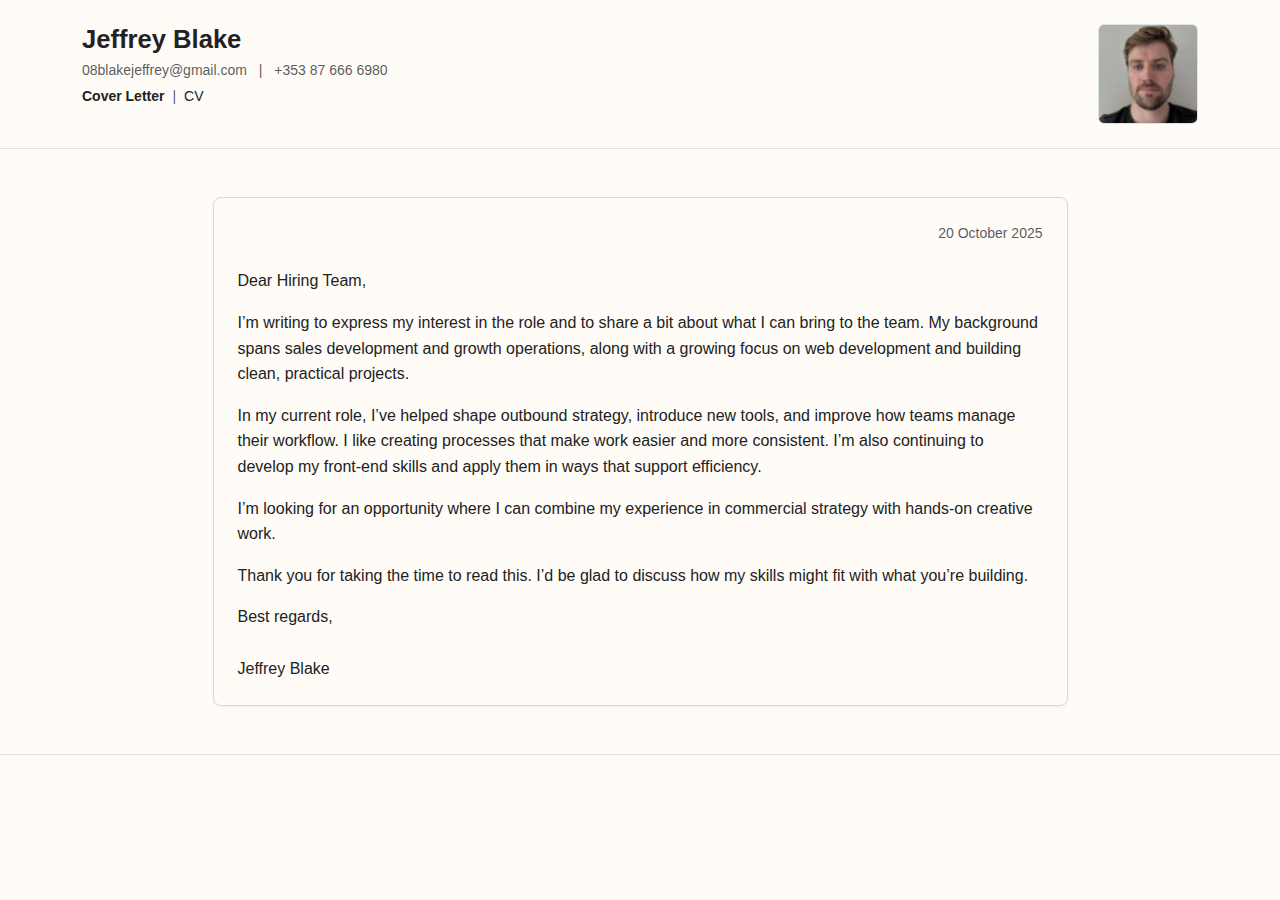
<file: index.html>
<!DOCTYPE html>
<html lang="en">
  <head>
    <meta charset="utf-8" />
    <meta name="viewport" content="width=device-width, initial-scale=1" />

    <title>Cover Letter — Jeffrey Blake</title>

    <!-- Bootstrap CSS -->
    <link
      href="https://cdn.jsdelivr.net/npm/bootstrap@5.3.3/dist/css/bootstrap.min.css"
      rel="stylesheet"
      integrity="sha384-QWTKZyjpPEjISv5WaRU9OFeRpok6YctnYmDr5pNlyT2bRjXh0JMhjY6hW+ALEwIH"
      crossorigin="anonymous"
    />

    <!-- Custom stylesheet -->
    <link rel="stylesheet" href="style.css" />
  </head>

  <body>
    <!-- Header -->
    <header class="site-header border-bottom py-4">
      <div class="container-lg">
        <div class="row align-items-start gy-3">
          <!-- Left column: text block -->
          <div class="col-12 col-lg-9 header-text">
            <h1 class="mb-1 h2 fw-bold">Jeffrey Blake</h1>

            <p class="small text-muted mb-1">
              <span class="me-2 d-block d-lg-inline">08blakejeffrey@gmail.com</span>
              <span class="text-muted d-none d-lg-inline me-2">|</span>
              <span class="d-block d-lg-inline">+353 87 666 6980</span>
            </p>

            <!-- Navigation -->
            <nav class="d-flex flex-wrap justify-content-center justify-content-lg-start align-items-center gap-2 small">
              <a href="index.html" class="link-dark text-decoration-none fw-semibold" aria-current="page">Cover Letter</a>
              <span class="text-muted">|</span>
              <a href="cv.html" class="link-dark text-decoration-none">CV</a>
            </nav>
          </div>

          <!-- Right column: portrait -->
          <div class="col-12 col-lg-3 header-photo">
            <img
              src="Profile.jpg"
              alt="Portrait of Jeffrey Blake"
              class="portrait rounded border img-fluid"
            />
          </div>
        </div>
      </div>
    </header>

    <!-- Main content -->
    <main class="content container-lg py-5">
      <div class="row justify-content-center">
        <div class="col-12 col-md-10 col-lg-9 section-block p-4">
          <p class="text-end text-muted small mb-4">20 October 2025</p>

          <p>Dear Hiring Team,</p>

          <p>
            I’m writing to express my interest in the role and to share a bit
            about what I can bring to the team. My background spans sales
            development and growth operations, along with a growing focus on web
            development and building clean, practical projects.
          </p>

          <p>
            In my current role, I’ve helped shape outbound strategy, introduce new
            tools, and improve how teams manage their workflow. I like creating
            processes that make work easier and more consistent. I’m also
            continuing to develop my front-end skills and apply them in ways that
            support efficiency.
          </p>

          <p>
            I’m looking for an opportunity where I can combine my experience in
            commercial strategy with hands-on creative work.
          </p>

          <p>
            Thank you for taking the time to read this. I’d be glad to discuss how
            my skills might fit with what you’re building.
          </p>

          <p class="mb-0">
            Best regards,<br /><br />
            Jeffrey Blake
          </p>
        </div>
      </div>
    </main>

    <!-- Footer -->
    <footer class="site-footer py-4 border-top text-center small text-muted">
      <div class="container">
        <p class="mb-0"></p>
      </div>
    </footer>

    <!-- Bootstrap JS -->
    <script
      src="https://cdn.jsdelivr.net/npm/bootstrap@5.3.3/dist/js/bootstrap.bundle.min.js"
      integrity="sha384-YvpcrYf0tY3lHB60NNkmXc5s9fDVZLESaAA55NDzOxhy9GkcIdslK1eN7N6jIeHz"
      crossorigin="anonymous"
    ></script>
  </body>
</html>
</file>
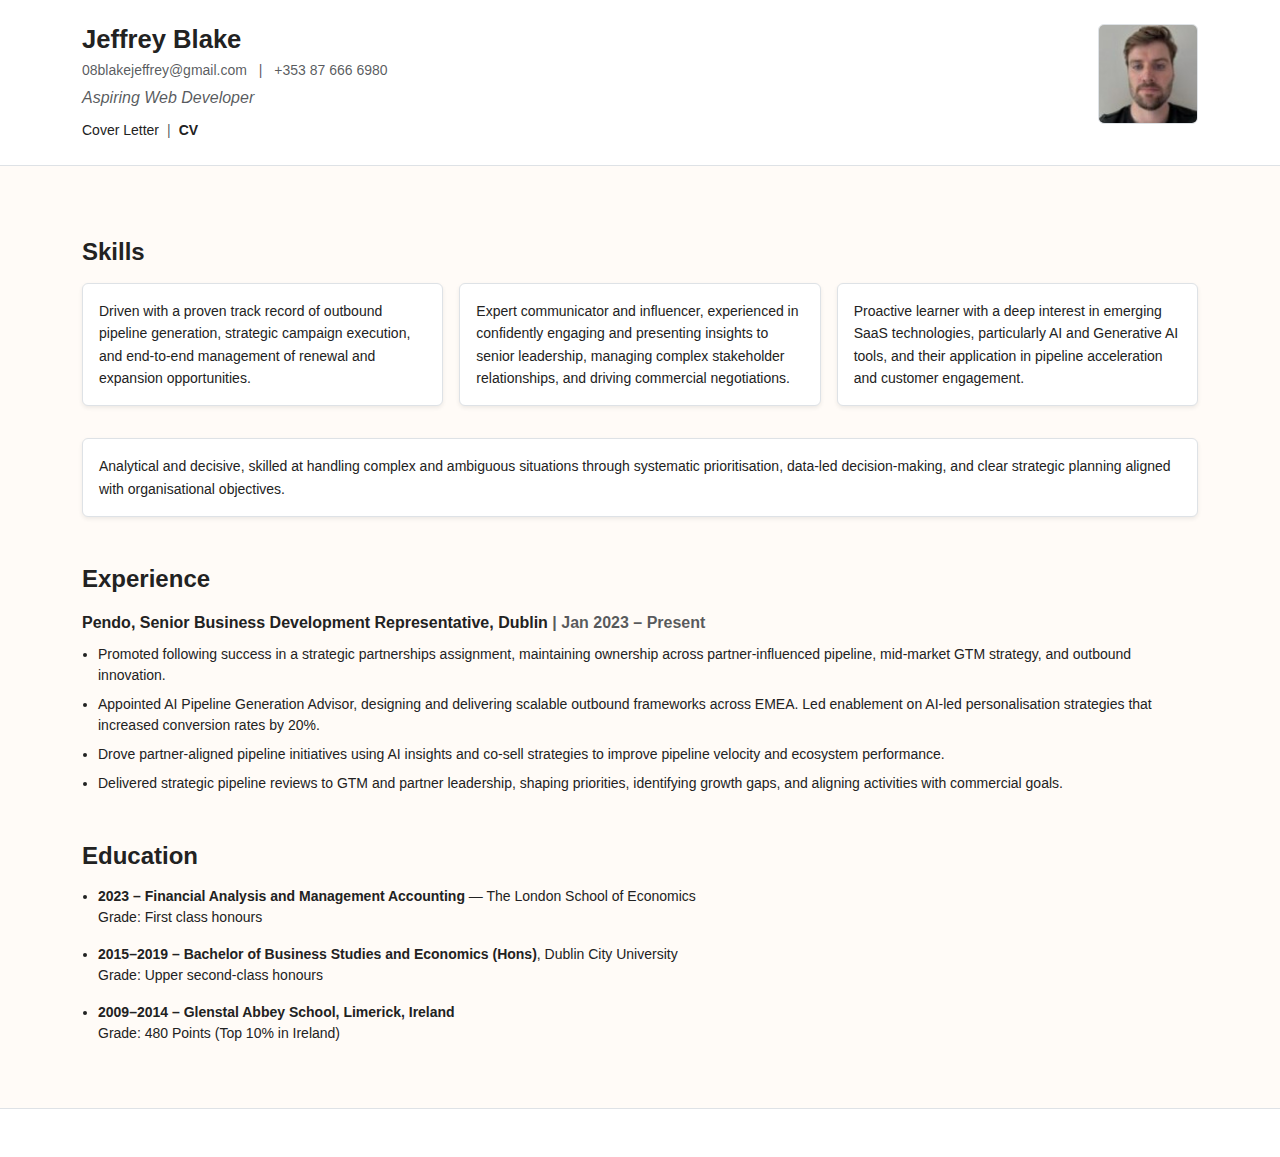
<file: cv.html>
<!DOCTYPE html>
<html lang="en">
  <head>
    <meta charset="utf-8" />
    <meta name="viewport" content="width=device-width, initial-scale=1" />

    <title>My CV — Jeffrey Blake</title>

    <!-- Bootstrap CSS -->
    <link
      href="https://cdn.jsdelivr.net/npm/bootstrap@5.3.3/dist/css/bootstrap.min.css"
      rel="stylesheet"
      integrity="sha384-QWTKZyjpPEjISv5WaRU9OFeRpok6YctnYmDr5pNlyT2bRjXh0JMhjY6hW+ALEwIH"
      crossorigin="anonymous"
    />

    <!-- Custom stylesheet -->
    <link rel="stylesheet" href="style.css" />
  </head>

  <body>
    <!-- Shared header -->
    <header class="site-header border-bottom py-4 bg-white">
      <div class="container-lg">
        <div class="row align-items-start gy-3">
          <!-- Left column -->
          <div class="col-12 col-lg-9">
            <h1 class="mb-1 h2 fw-bold">Jeffrey Blake</h1>

            <p class="small text-muted mb-1">
              <span class="me-2 d-block d-lg-inline">08blakejeffrey@gmail.com</span>
              <span class="text-muted d-none d-lg-inline me-2">|</span>
              <span class="d-block d-lg-inline">+353 87 666 6980</span>
            </p>

            <p class="fst-italic text-muted mb-2">Aspiring Web Developer</p>

            <!-- Navigation -->
            <nav class="d-flex flex-wrap align-items-center gap-2 small">
              <a href="index.html" class="link-dark text-decoration-none">Cover Letter</a>
              <span class="text-muted">|</span>
              <a href="cv.html" class="link-dark text-decoration-none fw-semibold">CV</a>
            </nav>
          </div>

          <!-- Right column: portrait -->
          <div class="col-12 col-lg-3 text-lg-end text-center">
            <img
              src="Profile.jpg"
              alt="Portrait of Jeffrey Blake"
              class="portrait rounded border img-fluid"
            />
          </div>
        </div>
      </div>
    </header>

    <!-- Main CV content -->
    <main class="content container-lg py-5">
      <!-- Skills -->
      <section class="mb-5">
        <h2 class="h4 mb-3 fw-semibold">Skills</h2>

        <div class="row g-3">
          <div class="col-12 col-md-4">
            <div class="h-100 p-3 rounded bg-white border shadow-sm">
              <p class="mb-0 small">
                Driven with a proven track record of outbound pipeline generation, strategic
                campaign execution, and end-to-end management of renewal and expansion
                opportunities.
              </p>
            </div>
          </div>

          <div class="col-12 col-md-4">
            <div class="h-100 p-3 rounded bg-white border shadow-sm">
              <p class="mb-0 small">
                Expert communicator and influencer, experienced in confidently engaging and
                presenting insights to senior leadership, managing complex stakeholder
                relationships, and driving commercial negotiations.
              </p>
            </div>
          </div>

          <div class="col-12 col-md-4">
            <div class="h-100 p-3 rounded bg-white border shadow-sm">
              <p class="mb-0 small">
                Proactive learner with a deep interest in emerging SaaS technologies,
                particularly AI and Generative AI tools, and their application in pipeline
                acceleration and customer engagement.
              </p>
            </div>
          </div>
        </div>

        <div class="row g-3 mt-3">
          <div class="col-12">
            <div class="h-100 p-3 rounded bg-white border shadow-sm">
              <p class="mb-0 small">
                Analytical and decisive, skilled at handling complex and ambiguous situations
                through systematic prioritisation, data-led decision-making, and clear strategic
                planning aligned with organisational objectives.
              </p>
            </div>
          </div>
        </div>
      </section>

      <!-- Experience -->
      <section class="mb-5">
        <h2 class="h4 mb-3 fw-semibold">Experience</h2>

        <article class="mb-4">
          <header class="mb-2">
            <p class="fw-bold mb-0">
              Pendo, Senior Business Development Representative, Dublin
              <span class="text-muted">| Jan 2023 – Present</span>
            </p>
          </header>

          <ul class="ps-3 small">
            <li class="mb-2">
              Promoted following success in a strategic partnerships assignment, maintaining
              ownership across partner-influenced pipeline, mid-market GTM strategy, and outbound
              innovation.
            </li>
            <li class="mb-2">
              Appointed AI Pipeline Generation Advisor, designing and delivering scalable outbound
              frameworks across EMEA. Led enablement on AI-led personalisation strategies that
              increased conversion rates by 20%.
            </li>
            <li class="mb-2">
              Drove partner-aligned pipeline initiatives using AI insights and co-sell strategies
              to improve pipeline velocity and ecosystem performance.
            </li>
            <li class="mb-2">
              Delivered strategic pipeline reviews to GTM and partner leadership, shaping
              priorities, identifying growth gaps, and aligning activities with commercial goals.
            </li>
          </ul>
        </article>
      </section>

      <!-- Education -->
      <section>
        <h2 class="h4 mb-3 fw-semibold">Education</h2>

        <ul class="ps-3 small">
          <li class="mb-3">
            <strong>2023 – Financial Analysis and Management Accounting</strong> — The London
            School of Economics<br />
            Grade: First class honours
          </li>

          <li class="mb-3">
            <strong>2015–2019 – Bachelor of Business Studies and Economics (Hons)</strong>, Dublin
            City University<br />
            Grade: Upper second-class honours
          </li>

          <li class="mb-3">
            <strong>2009–2014 – Glenstal Abbey School, Limerick, Ireland</strong><br />
            Grade: 480 Points (Top 10% in Ireland)
          </li>
        </ul>
      </section>
    </main>

    <!-- Shared footer -->
    <footer class="py-4 bg-white border-top text-center small text-muted">
      <div class="container">
        <p class="mb-0"></p>
      </div>
    </footer>

    <!-- Bootstrap JS -->
    <script
      src="https://cdn.jsdelivr.net/npm/bootstrap@5.3.3/dist/js/bootstrap.bundle.min.js"
      integrity="sha384-YvpcrYf0tY3lHB60NNkmXc5s9fDVZLESaAA55NDzOxhy9GkcIdslK1eN7N6jIeHz"
      crossorigin="anonymous"
    ></script>
  </body>
</html>
</file>
<file: style.css>
:root {
  --bg: #fffbf7;           /* soft cream background */
  --muted: #666;           /* muted/secondary text */
  --text: #222;            /* main text */
  --border: #d8d8d8;       /* soft grey border */
}

/* Global page look */
html,
body {
  background-color: var(--bg);
  color: var(--text);
  -webkit-font-smoothing: antialiased;
  -moz-osx-font-smoothing: grayscale;
  margin: 0;
  padding: 0;
  font-family: Arial, sans-serif;
  line-height: 1.6;
}

/* Header band (top of both pages) */
.site-header {
  background-color: var(--bg);
  border-bottom: 1px solid var(--border);
}

/*
Responsive header alignment:
- On mobile: everything centered (text + portrait)
- On large screens: text left, photo right
*/
.header-text {
  text-align: center;
}
.header-photo {
  text-align: center;
}

@media (min-width: 992px) {
  .header-text {
    text-align: left;
  }
  .header-photo {
    text-align: right;
  }
}

.site-header h1 {
  font-size: 1.6rem;
  margin-bottom: 0.25rem;
  color: var(--text);
}

.details {
  font-size: 0.9rem;
  color: var(--muted);
}

.Intro {
  font-size: 0.95rem;
  font-style: italic;
  color: var(--muted);
  margin-bottom: 0.5rem;
}

/* Nav links inherit text color */
a.link-dark {
  color: var(--text) !important;
}

/* Photo */
.portrait {
  width: 100px;
  height: 100px;
  border-radius: 8px;
  border: 1px solid var(--border);
  object-fit: cover;
}

/* Main page content wrapper */
.content {
  background-color: var(--bg);
  padding-bottom: 2rem;
}

/*
Reusable card-style wrapper for:
- cover letter block
- skill cards
- experience / education blocks
*/
.section-block {
  background-color: var(--bg);
  border: 1px solid var(--border);
  border-radius: 8px;
  box-shadow: 0 1px 3px rgba(0, 0, 0, 0.05);
}

/* Headings in sections */
h2,
.h4 {
  color: var(--text);
  margin-top: 1.5rem;
  margin-bottom: 0.75rem;
}

/* Lists */
ul {
  padding-left: 1rem;
  margin-bottom: 0;
  line-height: 1.5;
}

li {
  margin-bottom: 0.6rem;
}

/* Footer bar at bottom of both pages */
.site-footer {
  background-color: var(--bg);
  border-top: 1px solid var(--border);
  color: var(--muted);
  text-align: center;
  min-height: 40px;
}
</file>
